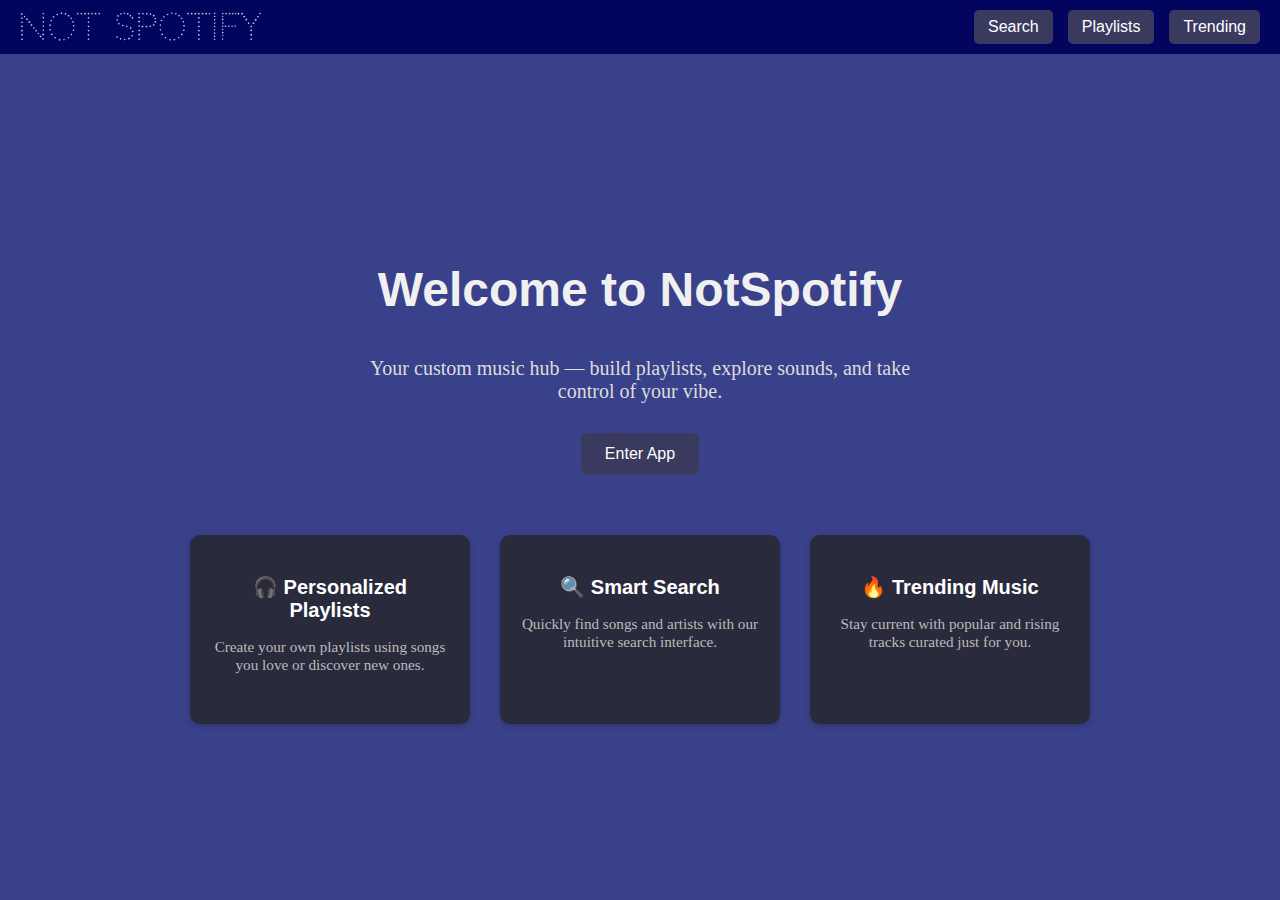
<file: index.html>
<!DOCTYPE html>
<html lang="en">
<head>
  <meta charset="UTF-8">
  <title>Welcome | SpotifyClone</title>
  <link rel="stylesheet" href="styles.css">
  <style>
    .landing {
      flex-grow: 1;
      display: flex;
      flex-direction: column;
      align-items: center;
      justify-content: center;
      padding: 60px 20px;
      text-align: center;
    }

    .landing h1 {
      font-size: 48px;
      font-family: Arial, Helvetica, sans-serif;
      color: #f0f0f0;
      margin-bottom: 20px;
    }

    .landing p {
      font-family: serif;
      font-size: 20px;
      color: #ddd;
      max-width: 600px;
      margin-bottom: 30px;
    }

    .cta-button {
      background-color: #3a3a5e;
      color: white;
      padding: 12px 24px;
      border: none;
      border-radius: 6px;
      font-size: 16px;
      cursor: pointer;
    }

    .cta-button:hover {
      background-color: #575787;
    }

    .features {
      margin-top: 60px;
      display: grid;
      grid-template-columns: repeat(auto-fill, minmax(240px, 1fr));
      gap: 30px;
      width: 100%;
      max-width: 900px;
    }

    .feature-box {
      background-color: #2a2a3d;
      padding: 20px;
      border-radius: 10px;
      color: white;
      box-shadow: 0 2px 6px rgba(0, 0, 0, 0.2);
    }

    .feature-box h3 {
      font-family: Arial, Helvetica, sans-serif;
      font-size: 20px;
      margin-bottom: 10px;
    }

    .feature-box p {
      font-family: serif;
      font-size: 0.95em;
      color: #bbb;
    }
  </style>
</head>
<body>
  <!-- 🔵 NAVBAR -->
  <div class="navbar">
    <div class="title">
      <a href="frontpage.html">
        <img src="notspotifylogo.png" alt="Logo" class="logo">
      </a>
    </div>    
    <div class="nav-buttons">
      <a href="search.html">Search</a>
      <a href="playlists.html">Playlists</a>
      <a href="trending.html">Trending</a>
    </div>
  </div>

  <!-- 🎵 LANDING CONTENT -->
  <div class="landing">
    <h1>Welcome to NotSpotify</h1>
    <p>Your custom music hub — build playlists, explore sounds, and take control of your vibe.</p>
    <a href="frontpage.html"><button class="cta-button">Enter App</button></a>

    <div class="features">
      <div class="feature-box">
        <h3>🎧 Personalized Playlists</h3>
        <p>Create your own playlists using songs you love or discover new ones.</p>
      </div>
      <div class="feature-box">
        <h3>🔍 Smart Search</h3>
        <p>Quickly find songs and artists with our intuitive search interface.</p>
      </div>
      <div class="feature-box">
        <h3>🔥 Trending Music</h3>
        <p>Stay current with popular and rising tracks curated just for you.</p>
      </div>
    </div>
  </div>
</body>
</html>
</file>
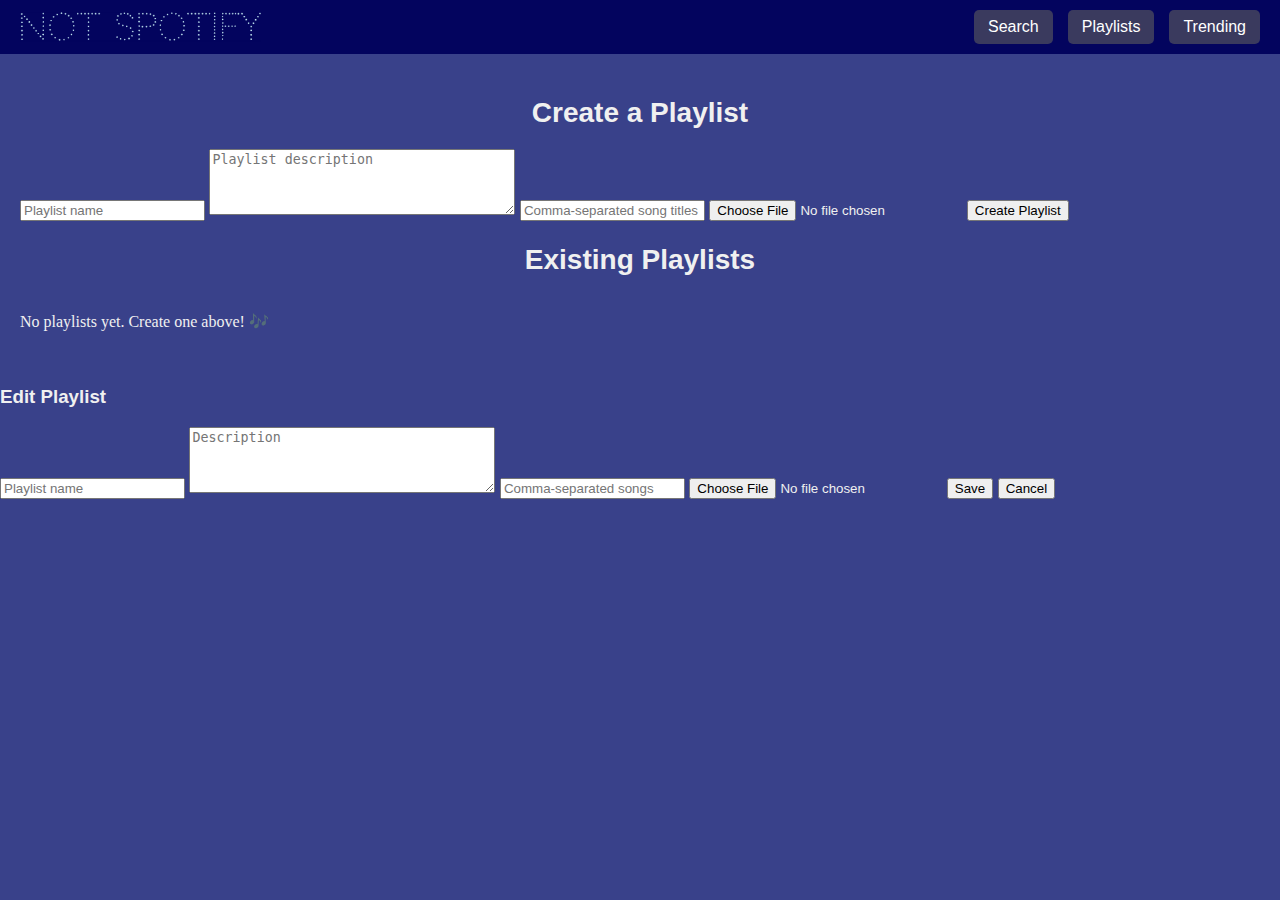
<file: playlists.html>
<!DOCTYPE html>
<html lang="en">
<head>
  <meta charset="UTF-8" />
  <title>SpotifyClone</title>
  <link rel="stylesheet" href="styles.css" />
</head>
<body>
  <div class="navbar">
    <div class="title">
      <a href="frontpage.html">
        <img src="notspotifylogo.png" alt="Logo" class="logo" />
      </a>
    </div>
    <div class="nav-buttons">
      <a href="search.html">Search</a>
      <a href="playlists.html">Playlists</a>
      <a href="trending.html">Trending</a>
    </div>
  </div>

  <main style="padding: 20px;">
    <h2>Create a Playlist</h2>

    <!-- ✅ Requirement: This is the form element required by the assignment -->
    <form id="create-playlist-form">
      <input type="text" id="playlist-name" placeholder="Playlist name" required />
      <textarea id="playlist-desc" placeholder="Playlist description"></textarea>
      <input type="text" id="playlist-songs" placeholder="Comma-separated song titles" />
      <input type="file" id="playlist-image" accept="image/*" />
      <button type="submit">Create Playlist</button>
    </form>

    <h2>Existing Playlists</h2>
    <div id="existing-playlists"></div>
  </main>

  <!-- ✨ Modal for Editing -->
  <div id="edit-modal" class="modal">
    <div class="modal-content">
      <h3>Edit Playlist</h3>
      <input type="text" id="edit-name" placeholder="Playlist name" />
      <textarea id="edit-desc" placeholder="Description"></textarea>
      <input type="text" id="edit-songs" placeholder="Comma-separated songs" />
      <input type="file" id="edit-image" accept="image/*" />
      <button onclick="saveEdit()">Save</button>
      <button onclick="closeModal()">Cancel</button>
    </div>
  </div>

  <script>
    function savePlaylist(event) {
      event.preventDefault();

      const name = document.getElementById("playlist-name").value.trim();
      const desc = document.getElementById("playlist-desc").value.trim();
      const songs = document.getElementById("playlist-songs").value.trim().split(',').map(s => s.trim()).filter(Boolean);
      const imageInput = document.getElementById("playlist-image");

      if (!name) return;

      const reader = new FileReader();
      reader.onload = function (event) {
        const imageData = event.target.result;
        const playlists = JSON.parse(localStorage.getItem("playlists")) || [];
        playlists.push({ name, desc, songs, image: imageData });
        localStorage.setItem("playlists", JSON.stringify(playlists));
        clearForm();
        displayPlaylists();
      };

      if (imageInput.files.length > 0) {
        reader.readAsDataURL(imageInput.files[0]);
      } else {
        const playlists = JSON.parse(localStorage.getItem("playlists")) || [];
        playlists.push({ name, desc, songs, image: null });
        localStorage.setItem("playlists", JSON.stringify(playlists));
        clearForm();
        displayPlaylists();
      }
    }

    function clearForm() {
      document.getElementById("playlist-name").value = "";
      document.getElementById("playlist-desc").value = "";
      document.getElementById("playlist-songs").value = "";
      document.getElementById("playlist-image").value = "";
    }

    function deletePlaylist(index) {
      const playlists = JSON.parse(localStorage.getItem("playlists")) || [];
      playlists.splice(index, 1);
      localStorage.setItem("playlists", JSON.stringify(playlists));
      displayPlaylists();
    }

    let editIndex = null;

    function editPlaylist(index) {
      const playlists = JSON.parse(localStorage.getItem("playlists")) || [];
      const playlist = playlists[index];
      editIndex = index;
      document.getElementById("edit-name").value = playlist.name;
      document.getElementById("edit-desc").value = playlist.desc;
      document.getElementById("edit-songs").value = playlist.songs.join(', ');
      document.getElementById("edit-modal").style.display = "flex";
    }

    function closeModal() {
      document.getElementById("edit-modal").style.display = "none";
      document.getElementById("edit-image").value = "";
      editIndex = null;
    }

    function saveEdit() {
      const name = document.getElementById("edit-name").value.trim();
      const desc = document.getElementById("edit-desc").value.trim();
      const songs = document.getElementById("edit-songs").value.trim().split(',').map(s => s.trim()).filter(Boolean);
      const imageInput = document.getElementById("edit-image");

      if (!name || editIndex === null) return;

      const playlists = JSON.parse(localStorage.getItem("playlists")) || [];
      const original = playlists[editIndex];

      const updatePlaylist = (imageData) => {
        playlists[editIndex] = {
          name,
          desc,
          songs,
          image: imageData ?? original.image
        };
        localStorage.setItem("playlists", JSON.stringify(playlists));
        closeModal();
        displayPlaylists();
      };

      if (imageInput.files.length > 0) {
        const reader = new FileReader();
        reader.onload = function (event) {
          updatePlaylist(event.target.result);
        };
        reader.readAsDataURL(imageInput.files[0]);
      } else {
        updatePlaylist(original.image);
      }
    }

    function displayPlaylists() {
      const container = document.getElementById("existing-playlists");
      const playlists = JSON.parse(localStorage.getItem("playlists")) || [];
      container.innerHTML = "";

      if (playlists.length === 0) {
        container.innerHTML = "<p>No playlists yet. Create one above! 🎶</p>";
      } else {
        playlists.forEach((p, i) => {
          const div = document.createElement("div");
          div.className = "playlist-box";
          div.innerHTML = `
            <img src="${p.image && p.image !== '' ? p.image : 'placeholder.jpg'}" class="playlist-img" />
            <strong>${p.name}</strong>
            <em>${p.desc || 'No description'}</em>
            <span>Songs: ${Array.isArray(p.songs) ? p.songs.join(', ') : 'None'}</span><br><br>
            <button onclick="editPlaylist(${i})">Edit</button>
            <button onclick="deletePlaylist(${i})">Delete</button>
          `;
          container.appendChild(div);
        });
      }
    }

    document.addEventListener("DOMContentLoaded", () => {
      displayPlaylists();
      document.getElementById("create-playlist-form").addEventListener("submit", savePlaylist);
    });
  </script>
</body>
</html>
</file>
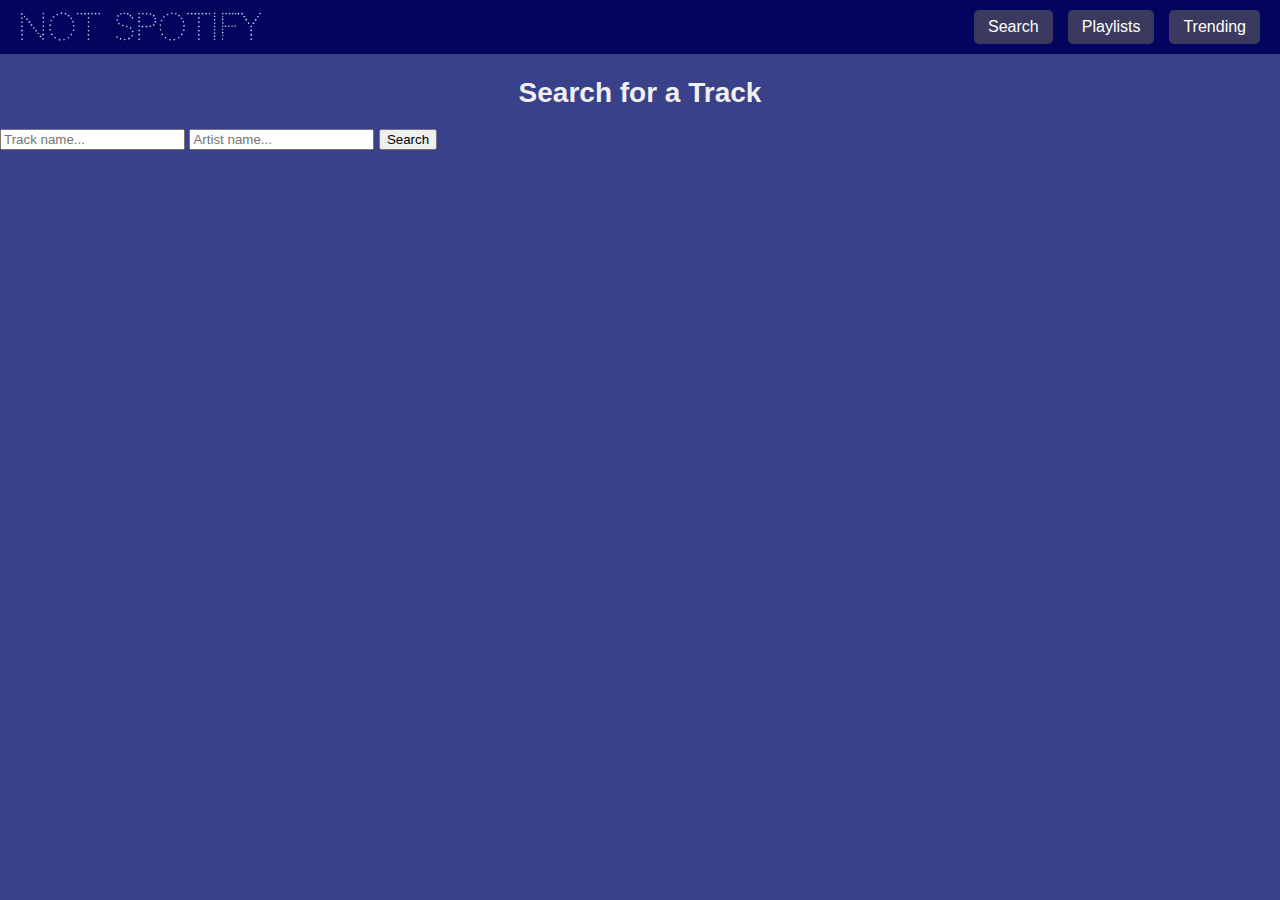
<file: search.html>
<!DOCTYPE html>
<html lang="en">
<head>
  <meta charset="UTF-8" >
  <title>Search | SpotifyClone</title>
  <link rel="stylesheet" href="styles.css" >
</head>
<body>
  <div class="navbar">
    <div class="title">
      <a href="frontpage.html">
        <img src="notspotifylogo.png" alt="Logo" class="logo">
      </a>
    </div>
    <div class="nav-buttons">
      <a href="search.html">Search</a>
      <a href="playlists.html">Playlists</a>
      <a href="trending.html">Trending</a>
    </div>
  </div>

  <main class="search-container">
    <h2>Search for a Track</h2>
    <input type="text" id="track-input" placeholder="Track name...">
    <input type="text" id="artist-input" placeholder="Artist name...">
    <button id="search-button">Search</button>

    <div id="search-results" class="results-grid"></div>
  </main>

  <script>
    const clientId = "ca62db222e4f417aaf50b4e1824adeef";
    const clientSecret = "824802c132fe4dd4a5aa6c7be8f2b7f0";
    const encodedCredentials = btoa(`${clientId}:${clientSecret}`);

    async function getAccessToken() {
      const response = await fetch("https://accounts.spotify.com/api/token", {
        method: "POST",
        headers: {
          "Content-Type": "application/x-www-form-urlencoded",
          "Authorization": `Basic ${encodedCredentials}`
        },
        body: "grant_type=client_credentials"
      });

      const data = await response.json();
      return data.access_token;
    }

    async function searchTrackArtist(track, artist) {
      const token = await getAccessToken();
      const query = `track:${track} artist:${artist}`;
      const url = `https://api.spotify.com/v1/search?q=${encodeURIComponent(query)}&type=track&limit=10`;

      const response = await fetch(url, {
        headers: {
          "Authorization": `Bearer ${token}`
        }
      });

      const data = await response.json();
      displayResults(data.tracks.items);
    }

    function formatDuration(ms) {
      const minutes = Math.floor(ms / 60000);
      const seconds = ((ms % 60000) / 1000).toFixed(0);
      return `${minutes}:${(seconds < 10 ? '0' : '')}${seconds}`;
    }

    function displayResults(tracks) {
      const container = document.getElementById("search-results");
      container.innerHTML = "";

      if (tracks.length === 0) {
        container.innerHTML = "<p>No results found.</p>";
        return;
      }

      tracks.forEach(track => {
        const card = document.createElement("div");
        card.className = "song-box";

        const image = track.album.images[0]?.url || "";
        const artists = track.artists.map(a => a.name).join(", ");

        const duration = formatDuration(track.duration_ms);
        const popularity = track.popularity;
        const explicit = track.explicit ? "Yes" : "No";

        card.innerHTML = `
          <div style="display: flex; align-items: flex-start; gap: 15px;">
           <img src="${image}" alt="${track.name}" style="width: 100px; height: 100px; object-fit: cover; border-radius: 8px;" />
           <div class="text">
             <strong class="song-title">${track.name}</strong><br/>
             <em class="song-author">${artists}</em><br/>
             <p>Album: ${track.album.name}</p>
             <p>Duration: ${duration}</p>
             <p>Popularity: ${popularity}</p>
             <p>Explicit: ${explicit}</p>
           </div>
          </div>
        `;
        container.appendChild(card);
      });
    }

    document.getElementById("search-button").addEventListener("click", () => {
      const track = document.getElementById("track-input").value.trim();
      const artist = document.getElementById("artist-input").value.trim();
      if (track && artist) {
        searchTrackArtist(track, artist);
      } else {
        alert("Please enter both track and artist name.");
      }
    });
  </script>
</body>
</html>
</file>
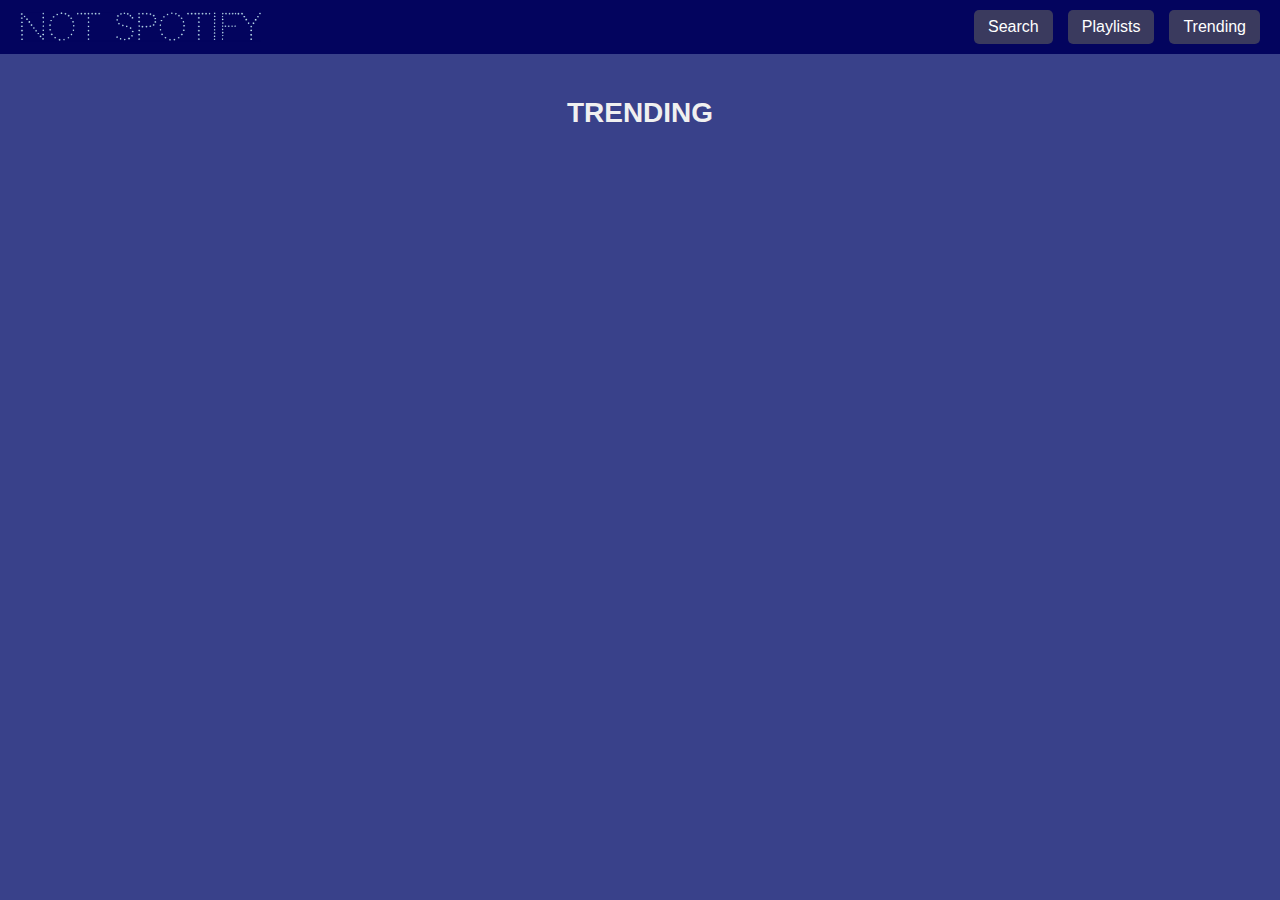
<file: trending.html>
<!DOCTYPE html>
<html lang="en">
<head>
  <meta charset="UTF-8">
  <title>SpotifyClone</title>
  <link rel="stylesheet" href="styles.css">
</head>
<body>
  <div class="navbar">
    <div class="title">
      <a href="frontpage.html">
        <img src="notspotifylogo.png" alt="Logo" class="logo">
      </a>
    </div>
    <div class="nav-buttons">
      <a href="search.html">Search</a>
      <a href="playlists.html">Playlists</a>
      <a href="trending.html">Trending</a>
    </div>
  </div>

  <section id="new-releases" class="album-section">
    <h2>TRENDING</h2>
    <div id="album-grid" class="song-grid"></div>
  </section>

  <script>
    const clientId = "ca62db222e4f417aaf50b4e1824adeef"; 
    const clientSecret = "824802c132fe4dd4a5aa6c7be8f2b7f0"; 
    const encodedCredentials = btoa(`${clientId}:${clientSecret}`);
  
    async function getAccessToken() {
      const response = await fetch("https://accounts.spotify.com/api/token", {
        method: "POST",
        headers: {
          "Content-Type": "application/x-www-form-urlencoded",
          "Authorization": `Basic ${encodedCredentials}`
        },
        body: "grant_type=client_credentials"
      });
      const data = await response.json();
      return data.access_token;
    }

    async function fetchNewReleases() {
      const token = await getAccessToken(); 
      const response = await fetch('https://api.spotify.com/v1/browse/new-releases?limit=48', {
        headers: {
          "Authorization": `Bearer ${token}`
        }
      });
  
      const data = await response.json();
      const albums = data.albums.items;
      const albumGrid = document.getElementById("album-grid");
  
      albumGrid.innerHTML = ""; 
  
      albums.forEach(album => {
        const card = document.createElement("div");
        card.className = "song-box";
  
        const imgWrapper = document.createElement("div");
        imgWrapper.className = "image-wrapper";
        const img = document.createElement("img");
        img.src = album.images[0]?.url || ""; 
        img.alt = album.name;
        img.className = "song-image";
        imgWrapper.appendChild(img);
  
        const info = document.createElement("div");
        info.className = "text-and-button";
        info.innerHTML = `
          <div class="text">
            <strong class="song-title">${album.name}</strong>
            <em class="song-author">${album.artists[0]?.name}</em>
          </div>
        `;
  
        card.appendChild(imgWrapper);
        card.appendChild(info);
        albumGrid.appendChild(card);
      });
    }
  
    fetchNewReleases();
  </script>
</body>
</html>
</file>
<file: styles.css>
h2 {
  font-family: Arial, Helvetica, sans-serif;
}
p {
  font-family: serif;
}


body, html {
  margin: 0;
  padding: 0;
  height: 100%;
}

body {
  font-family: Arial, sans-serif;
  background-color: #39418a;
  color: #f0f0f0;
  display: flex;
  flex-direction: column;
  height: 100%;
}

.navbar {
  display: flex;
  justify-content: space-between;
  align-items: center;
  background-color: #03045e;
  padding: 10px 20px;
  color: white;
}

.navbar .title {
  font-size: 24px;
  font-weight: bold;
}

.nav-buttons {
  display: flex;
  gap: 15px;
}

.nav-buttons a {
  background-color: #3a3a5e;
  color: white;
  text-decoration: none;
  padding: 8px 14px;
  border-radius: 5px;
  transition: background 0.3s;
}

.nav-buttons a:hover {
  background-color: #575787;
}

.logo {
  height: 30px;
  margin-right: 10px;
  vertical-align: middle;
}

/* Ensure the album section fills available space */
.album-section {
  flex-grow: 1;
  padding: 20px;
  overflow: auto;
}

h2 {
  margin-bottom: 20px;
  font-size: 28px;
  text-align: center;
}

/* Grid container to fill the screen */
.song-grid {
  display: grid;
  grid-template-columns: repeat(auto-fill, minmax(250px, 1fr));
  gap: 20px;
  padding: 20px;
  width: 100%;
  height: 100%;
  box-sizing: border-box;
  overflow-y: auto;
}

/* Each song box */
.song-box {
  background-color: #2a2a3d;
  border-radius: 10px;
  padding: 15px;
  color: white;
  box-shadow: 0 2px 6px rgba(0, 0, 0, 0.2);
}

/* Text inside song box */
.song-title {
  font-weight: bold;
  margin: 0 0 5px 0;
}

.song-author {
  margin: 0;
  font-size: 0.9em;
  color: #aaa;
}

/* Wrapper ensures square image and prevents clipping */
.image-wrapper {
  width: 100%;
  aspect-ratio: 1 / 1;
  border-radius: 8px;
  overflow: hidden;
}

/* Image styling fix: no more top/bottom cropping */
.song-image {
  width: 100%;
  height: 100%;
  object-fit: cover;
  display: block;
  border-radius: 8px;
}

/* Play button styles */
.play-button {
  bottom: 0px;
  right: 0px;
  background-color: rgba(0, 0, 0, 0.7);
  border: none;
  border-radius: 50%;
  color: white;
  font-size: 16px;
  padding: 10px;
  cursor: pointer;
  z-index: 2;
}

.play-button:hover {
  background-color: rgba(255, 255, 255, 0.3);
}

.text-and-button {
    display: flex;
    justify-content: space-between;
    align-items: center;
    width: 100%;
    margin-top: 10px;
  }
  
  .text {
    display: flex;
    flex-direction: column;
  }

  .playlist-box {
    background-color: #2a2a3d;
    color: white;
    padding: 15px;
    border-radius: 10px;
    margin: 10px 0;
    width: 250px;           /* You can change this */
    height: 350px;          /* Fixed height */
    overflow: hidden;       /* Hide overflow content */
    box-shadow: 0 2px 6px rgba(0, 0, 0, 0.2);
    display: flex;
    flex-direction: column;
    justify-content: space-between;
  }
  
  .playlist-box button {
    margin-right: 10px;
    background-color: #444;
    border: none;
    border-radius: 4px;
    color: white;
    padding: 6px 12px;
    cursor: pointer;
  }
  
  .playlist-box button:hover {
    background-color: #666;
  }
  
  textarea {
    width: 300px;
    height: 60px;
  }

.text {
  display: flex;
  flex-direction: column;
}

#existing-playlists {
    display: grid;
    grid-template-columns: repeat(3, 1fr); /* 3 columns */
    gap: 20px;                              /* spacing between boxes */
    margin-top: 20px;
  }
</file>
